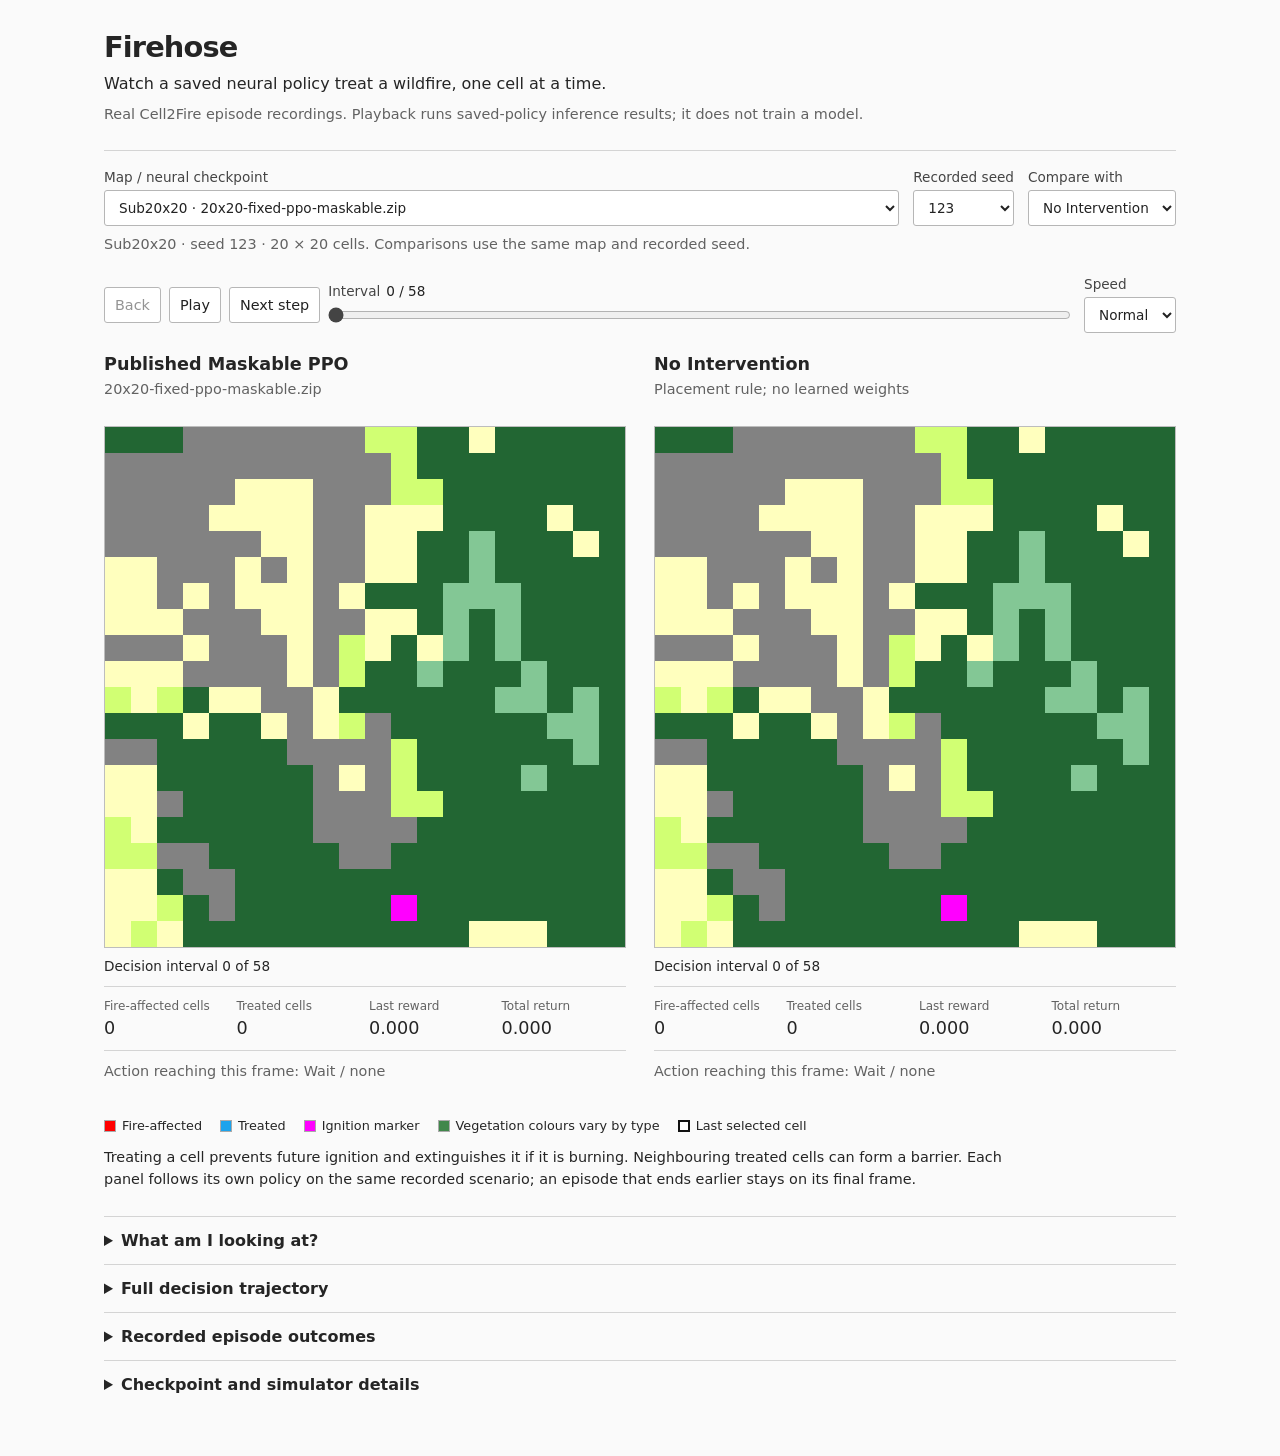
<file: firehose_demo/index.html>
<!doctype html>
<html lang="en">
<head>
  <meta charset="utf-8">
  <meta name="viewport" content="width=device-width, initial-scale=1">
  <title>Firehose — recorded policy comparison</title>
  <link rel="stylesheet" href="styles.css">
</head>
<body>
<main>
  <header>
    <h1>Firehose</h1>
    <p>Watch a saved neural policy treat a wildfire, one cell at a time.</p>
    <p class="muted">Real Cell2Fire episode recordings. Playback runs saved-policy inference results; it does not train a model.</p>
  </header>
  <p id="message" role="status">Loading recorded episodes…</p>
  <section id="viewer" hidden aria-label="Policy comparison">
    <div class="settings">
      <label>Map / neural checkpoint<select id="checkpoint"></select></label>
      <label>Recorded seed<select id="seed"></select></label>
      <label>Compare with<select id="baseline"></select></label>
    </div>
    <p id="scenario" class="muted"></p>
    <div class="playback">
      <button id="back" type="button">Back</button>
      <button id="play" type="button">Play</button>
      <button id="next" type="button">Next step</button>
      <label class="timeline-label">Interval <output id="interval">0</output><input id="timeline" type="range" min="0" max="0" value="0" aria-label="Recorded decision interval"></label>
      <label>Speed<select id="speed"><option value="900">Slow</option><option value="450" selected>Normal</option><option value="150">Fast</option></select></label>
    </div>
    <div class="panels">
      <article id="left-panel">
        <h2 id="left-title">Neural policy</h2>
        <p id="left-subtitle" class="subtitle"></p>
        <canvas id="left-grid" width="600" height="600" aria-label="Neural policy wildfire grid"></canvas>
        <p id="left-state" class="state"></p>
        <dl class="numbers">
          <div><dt>Fire-affected cells</dt><dd id="left-burning">—</dd></div>
          <div><dt>Treated cells</dt><dd id="left-harvested">—</dd></div>
          <div><dt>Last reward</dt><dd id="left-reward">—</dd></div>
          <div><dt>Total return</dt><dd id="left-return">—</dd></div>
        </dl>
        <p id="left-action" class="muted"></p>
      </article>
      <article id="right-panel">
        <h2 id="right-title">Comparison policy</h2>
        <p id="right-subtitle" class="subtitle"></p>
        <canvas id="right-grid" width="600" height="600" aria-label="Comparison policy wildfire grid"></canvas>
        <p id="right-state" class="state"></p>
        <dl class="numbers">
          <div><dt>Fire-affected cells</dt><dd id="right-burning">—</dd></div>
          <div><dt>Treated cells</dt><dd id="right-harvested">—</dd></div>
          <div><dt>Last reward</dt><dd id="right-reward">—</dd></div>
          <div><dt>Total return</dt><dd id="right-return">—</dd></div>
        </dl>
        <p id="right-action" class="muted"></p>
      </article>
    </div>
    <p class="legend"><span><i class="fire"></i>Fire-affected</span><span><i class="harvest"></i>Treated</span><span><i class="ignition"></i>Ignition marker</span><span><i class="vegetation"></i>Vegetation colours vary by type</span><span><i class="selected"></i>Last selected cell</span></p>
    <p class="explanation">Treating a cell prevents future ignition and extinguishes it if it is burning. Neighbouring treated cells can form a barrier. Each panel follows its own policy on the same recorded scenario; an episode that ends earlier stays on its final frame.</p>
    <details>
      <summary>What am I looking at?</summary>
      <p><strong>Seed:</strong> the identifier controlling random choices in a recorded scenario. Selecting a seed here chooses an existing recording; it does not train or generate a new model.</p>
      <p><strong>Episode:</strong> one complete wildfire simulation. <strong>Interval:</strong> one policy decision followed by the configured number of simulator steps.</p>
      <p><strong>Neural checkpoint:</strong> saved learned network weights. The policy selects a cell from its current observation. A successful connected barrier must emerge from successive decisions.</p>
      <p><strong>Reward:</strong> the score after one decision. <strong>Total return:</strong> the sum of rewards in this recording. Higher is better. A single replay is an illustration, not proof that a policy performs best overall.</p>
      <p id="timing-note"></p>
    </details>
    <details id="trajectory-details">
      <summary>Full decision trajectory</summary>
      <p class="muted">Coordinates are zero-based (row, column). These are recorded actions, not suggested future actions.</p>
      <div class="table-scroll"><table id="trajectory"><thead><tr><th>Interval</th><th>Neural cell</th><th>Reward</th><th>Fire-affected</th><th>Comparison cell</th><th>Reward</th><th>Fire-affected</th></tr></thead><tbody></tbody></table></div>
    </details>
    <details id="results-details">
      <summary>Recorded episode outcomes</summary>
      <p class="muted">Individual outcomes for these saved recordings. Red cells in the original exported state combine burning and burned cells. These are fire-affected counts, not a verified active-fire count.</p>
      <div class="table-scroll"><table id="results"><thead><tr><th>Policy</th><th>Seed</th><th>Intervals</th><th>Fire-affected</th><th>Treated</th><th>Return</th><th>Status</th></tr></thead><tbody></tbody></table></div>
    </details>
    <details id="source-details">
      <summary>Checkpoint and simulator details</summary>
      <p id="checkpoint-detail" class="mono"></p>
      <p id="checkpoint-hash" class="mono"></p>
      <p id="training-detail"></p>
      <pre id="provenance"></pre>
      <p>Reference: <a href="https://github.com/aidan-curtis/firehose" target="_blank" rel="noreferrer">William Shen and Aidan Curtis’s Firehose implementation</a>.</p>
    </details>
  </section>
</main>
<script src="app.js"></script>
</body>
</html>
</file>
<file: firehose_demo/styles.css>
:root { color-scheme: light; font-family: system-ui, -apple-system, BlinkMacSystemFont, "Segoe UI", sans-serif; color: #252525; background: #fafafa; }
* { box-sizing: border-box; }
body { margin: 0; }
main { max-width: 1120px; margin: 0 auto; padding: 30px 24px 48px; }
h1 { font-size: 1.8rem; font-weight: 650; margin: 0 0 8px; letter-spacing: -.03em; }
h2 { font-size: 1.1rem; margin: 0 0 5px; font-weight: 650; }
p { line-height: 1.5; margin: 8px 0; }
header { margin-bottom: 24px; }
.muted, .subtitle { color: #626262; font-size: .9rem; }
.subtitle { min-height: 2.7em; margin-top: 0; overflow-wrap: anywhere; }
.settings, .playback { display: flex; gap: 14px; align-items: end; flex-wrap: wrap; }
.settings { border-top: 1px solid #d4d4d4; padding-top: 18px; }
.settings label:first-child { flex: 1; min-width: min(100%, 300px); }
label { display: flex; flex-direction: column; gap: 5px; font-size: .85rem; color: #444; }
select, button { min-height: 36px; font: inherit; color: #222; background: #fff; border: 1px solid #b6b6b6; border-radius: 3px; padding: 6px 10px; }
select { max-width: 100%; }
button { cursor: pointer; font-size: .9rem; }
button:hover:enabled { background: #ededed; }
button:disabled { cursor: default; color: #949494; }
button:focus-visible, select:focus-visible, input:focus-visible, summary:focus-visible { outline: 2px solid #245b9b; outline-offset: 3px; }
.playback { margin: 21px 0; align-items: center; gap: 8px; }
.playback > label:last-child { margin-left: 5px; }
.timeline-label { flex: 1; min-width: 110px; display: grid; grid-template-columns: auto 1fr; column-gap: 6px; }
.timeline-label output { color: #222; }
.timeline-label input { grid-column: 1 / -1; width: 100%; margin: 3px 0; accent-color: #444; }
.panels { display: grid; grid-template-columns: minmax(0, 1fr) minmax(0, 1fr); gap: 28px; }
article { min-width: 0; }
canvas { display: block; width: 100%; height: auto; image-rendering: pixelated; background: #e9e9e9; border: 1px solid #bdbdbd; }
.state { font-size: .85rem; min-height: 1.5em; }
.numbers { display: grid; grid-template-columns: repeat(4, 1fr); gap: 8px; border-top: 1px solid #d4d4d4; border-bottom: 1px solid #d4d4d4; padding: 12px 0; margin: 10px 0; }
dt { font-size: .75rem; color: #626262; margin-bottom: 5px; }
dd { font-size: 1.1rem; font-variant-numeric: tabular-nums; margin: 0; }
.legend { display: flex; flex-wrap: wrap; gap: 8px 18px; font-size: .8rem; margin: 25px 0 12px; }
.legend span { display: flex; align-items: center; gap: 6px; }
.legend i { display: inline-block; width: 12px; height: 12px; border: 1px solid #aaa; }
.fire { background: #f00; }.harvest { background: rgb(28,163,236); }.ignition { background: #f0f; }.vegetation { background: #41874b; }.selected { background: #fff; border: 2px solid #111 !important; }
.explanation { font-size: .9rem; max-width: 920px; margin-bottom: 25px; }
details { border-top: 1px solid #d4d4d4; padding: 14px 0; }
summary { cursor: pointer; font-weight: 550; }
details > p { font-size: .9rem; }
.table-scroll { overflow-x: auto; margin-top: 14px; }
table { width: 100%; border-collapse: collapse; font-size: .82rem; text-align: left; white-space: nowrap; }
th { font-weight: 600; color: #555; }
th, td { padding: 9px 10px 9px 0; border-bottom: 1px solid #e3e3e3; font-variant-numeric: tabular-nums; }
tr.current td { background: #eee; }
.mono, pre { font-family: ui-monospace, SFMono-Regular, Consolas, monospace; font-size: .78rem; overflow-wrap: anywhere; }
pre { white-space: pre-wrap; background: #f0f0f0; padding: 12px; line-height: 1.5; }
#message { padding: 12px 0; }
[hidden] { display: none !important; }
@media (max-width: 650px) { main { padding: 22px 16px 36px; }.panels { grid-template-columns: minmax(0, 1fr); gap: 26px; }.settings { gap: 12px; }.settings label:first-child { flex-basis: 100%; }.settings label:nth-child(3) { flex: 1; min-width: 0; }.playback { gap: 7px; }.timeline-label { flex-basis: 100%; order: 2; }.playback > label:last-child { margin-left: auto; } .subtitle { min-height: 0; } .numbers { grid-template-columns: repeat(4, 1fr); } }
</file>
